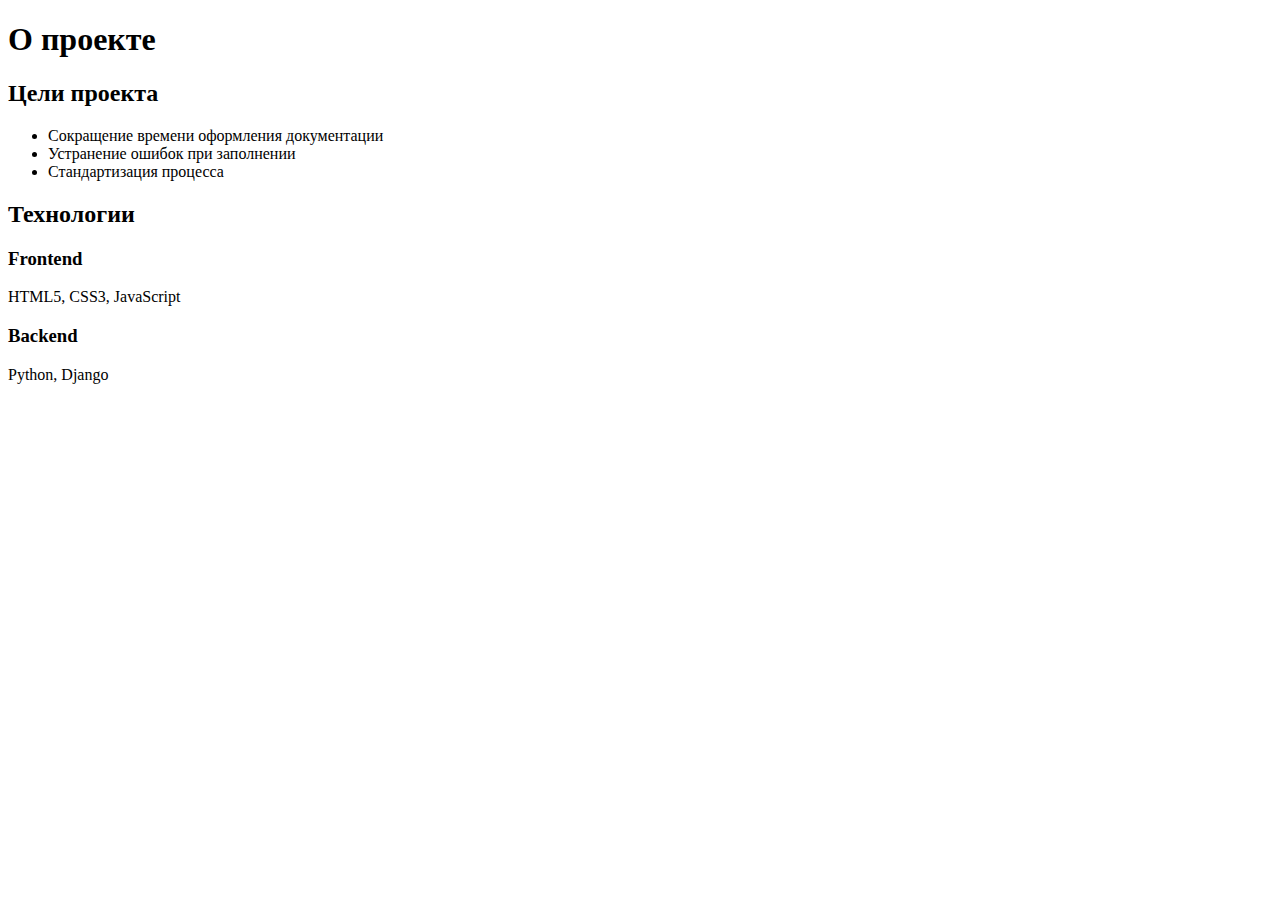
<file: site/about.html>
<!DOCTYPE html>
<html lang="ru">
<head>
    <!-- Такой же head как в index.html -->
</head>
<body>
    <header>
        <!-- Такая же навигация -->
    </header>
    
    <main>
        <h1>О проекте</h1>
        
        <section>
            <h2>Цели проекта</h2>
            <ul>
                <li>Сокращение времени оформления документации</li>
                <li>Устранение ошибок при заполнении</li>
                <li>Стандартизация процесса</li>
            </ul>
        </section>
        
        <section>
            <h2>Технологии</h2>
            <div class="tech-grid">
                <div class="tech-item">
                    <h3>Frontend</h3>
                    <p>HTML5, CSS3, JavaScript</p>
                </div>
                <div class="tech-item">
                    <h3>Backend</h3>
                    <p>Python, Django</p>
                </div>
            </div>
        </section>
    </main>

    <!-- Такой же футер -->
</body>
</html>
</file>
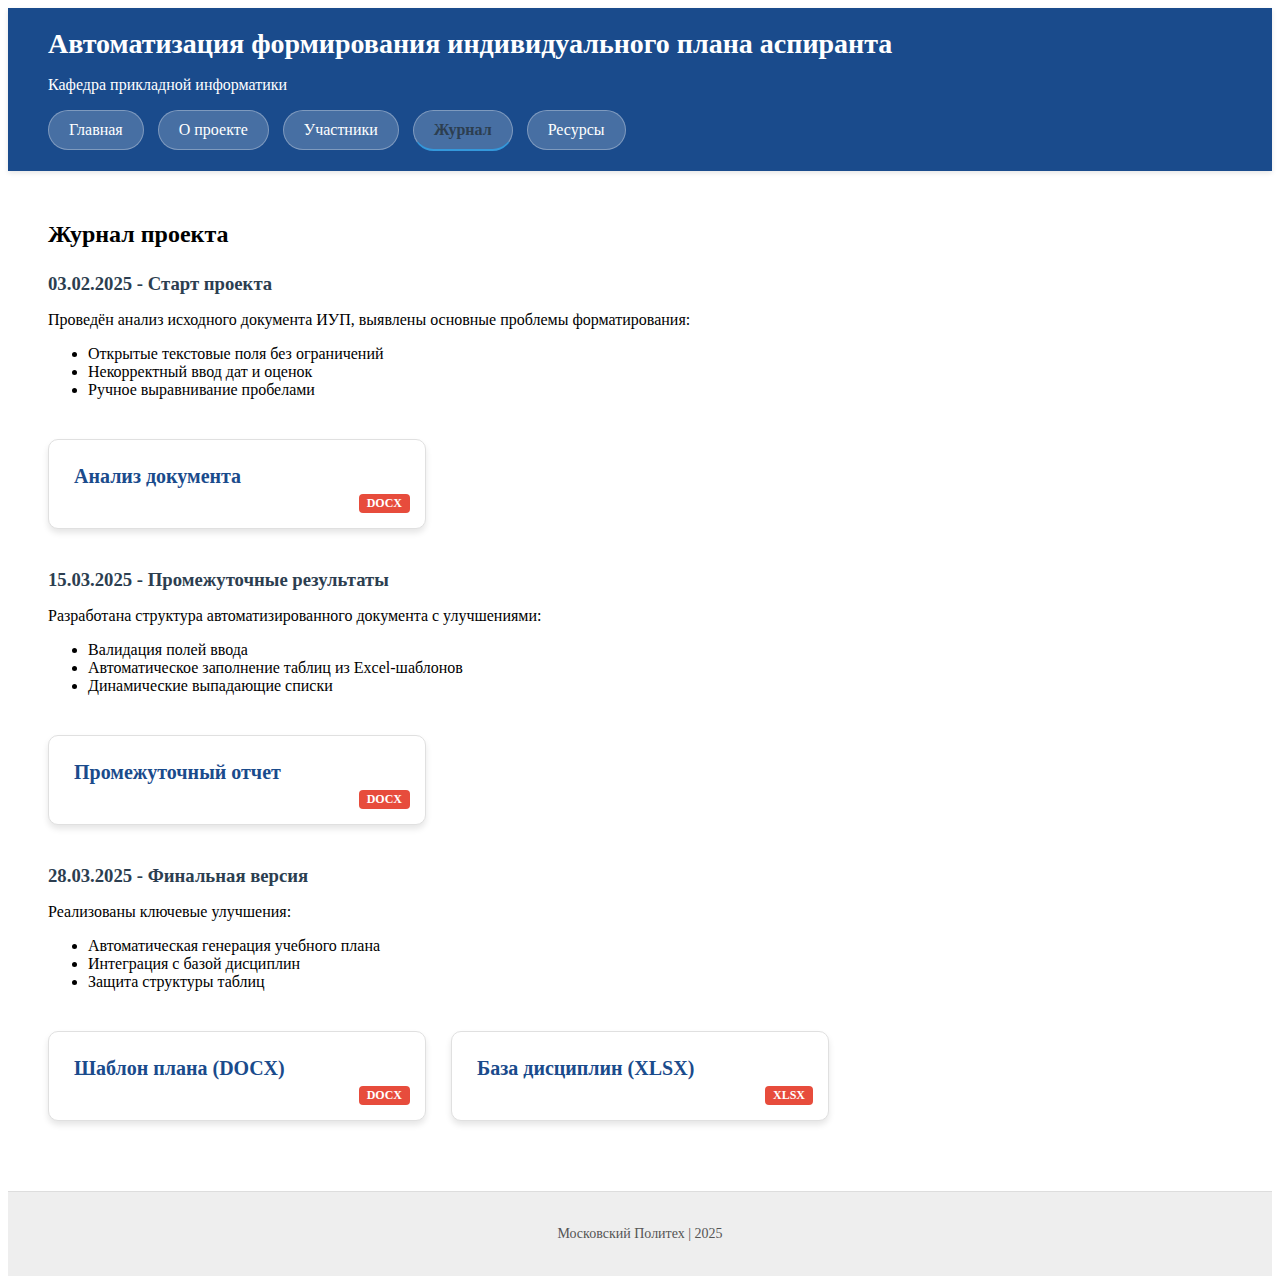
<file: site/journal.html>
<!DOCTYPE html>
<html lang="ru">
<head>
  <meta charset="UTF-8">
  <title>Журнал проекта</title>
  <link rel="stylesheet" href="css/style.css">
</head>
<body>
  <div class="container">
    <header class="desktop-header">
      <div class="logo">
        <h1>Автоматизация формирования индивидуального плана аспиранта</h1>
        <p>Кафедра прикладной информатики</p>
      </div>
      <nav class="desktop-nav">
        <a href="index.html">Главная</a>
        <a href="about.html">О проекте</a>
        <a href="team.html">Участники</a>
        <a href="journal.html" class="active">Журнал</a>
        <a href="docs.html">Ресурсы</a>
      </nav>
    </header>

    <main class="desktop-content">
      <section class="journal">
        <h2>Журнал проекта</h2>
        
        <!-- Отчет об анализе -->
        <div class="journal-entry">
          <h3>03.02.2025 - Старт проекта</h3>
          <p>Проведён анализ исходного документа ИУП, выявлены основные проблемы форматирования:</p>
          <ul>
            <li>Открытые текстовые поля без ограничений</li>
            <li>Некорректный ввод дат и оценок</li>
            <li>Ручное выравнивание пробелами</li>
          </ul>
          <div class="docs__grid">
            <a href="docs/1.docx" class="doc__card" target="_blank">
              <h3>Анализ документа</h3>
              <span class="file-badge pdf">DOCX</span>
            </a>
          </div>
        </div>

        <!-- Промежуточный отчет -->
        <div class="journal-entry">
          <h3>15.03.2025 - Промежуточные результаты</h3>
          <p>Разработана структура автоматизированного документа с улучшениями:</p>
          <ul>
            <li>Валидация полей ввода</li>
            <li>Автоматическое заполнение таблиц из Excel-шаблонов</li>
            <li>Динамические выпадающие списки</li>
          </ul>
          <div class="docs__grid">
            <a href="docs/промежуточный отчет (2).docx" class="doc__card" target="_blank">
              <h3>Промежуточный отчет</h3>
              <span class="file-badge pdf">DOCX</span>
            </a>
          </div>
        </div>

        <!-- Переделанный файл -->
        <div class="journal-entry">
          <h3>28.03.2025 - Финальная версия</h3>
          <p>Реализованы ключевые улучшения:</p>
          <ul>
            <li>Автоматическая генерация учебного плана</li>
            <li>Интеграция с базой дисциплин</li>
            <li>Защита структуры таблиц</li>
          </ul>
          <div class="docs__grid">
            <a href="docs/3 (2).docx" class="doc__card" target="_blank">
              <h3>Шаблон плана (DOCX)</h3>
              <span class="file-badge pdf">DOCX</span>
            </a>
            <a href="docs/3.xlsx" class="doc__card" target="_blank">
              <h3>База дисциплин (XLSX)</h3>
              <span class="file-badge pdf">XLSX</span>
            </a>
          </div>
        </div>
      </section>
    </main>

    <footer class="desktop-footer">
      <p>Московский Политех | 2025</p>
    </footer>
  </div>
</body>
</html>
</file>
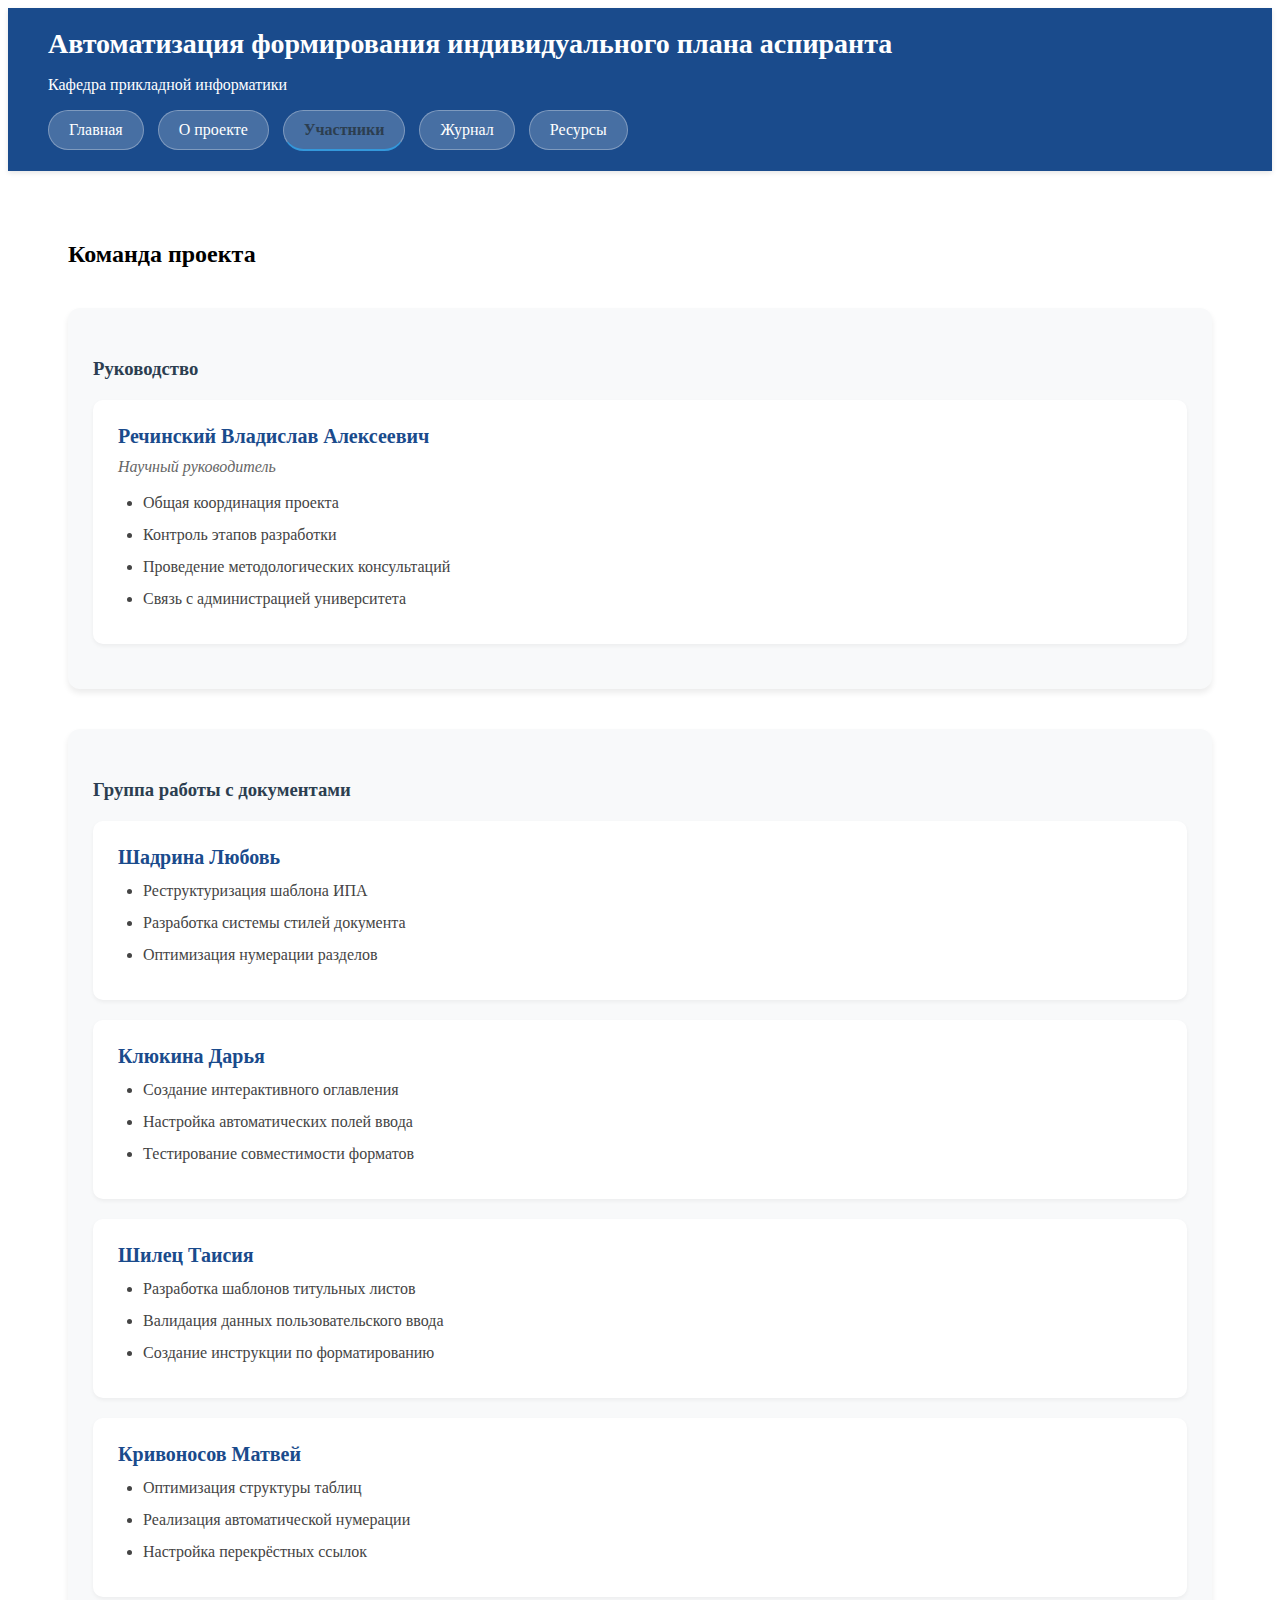
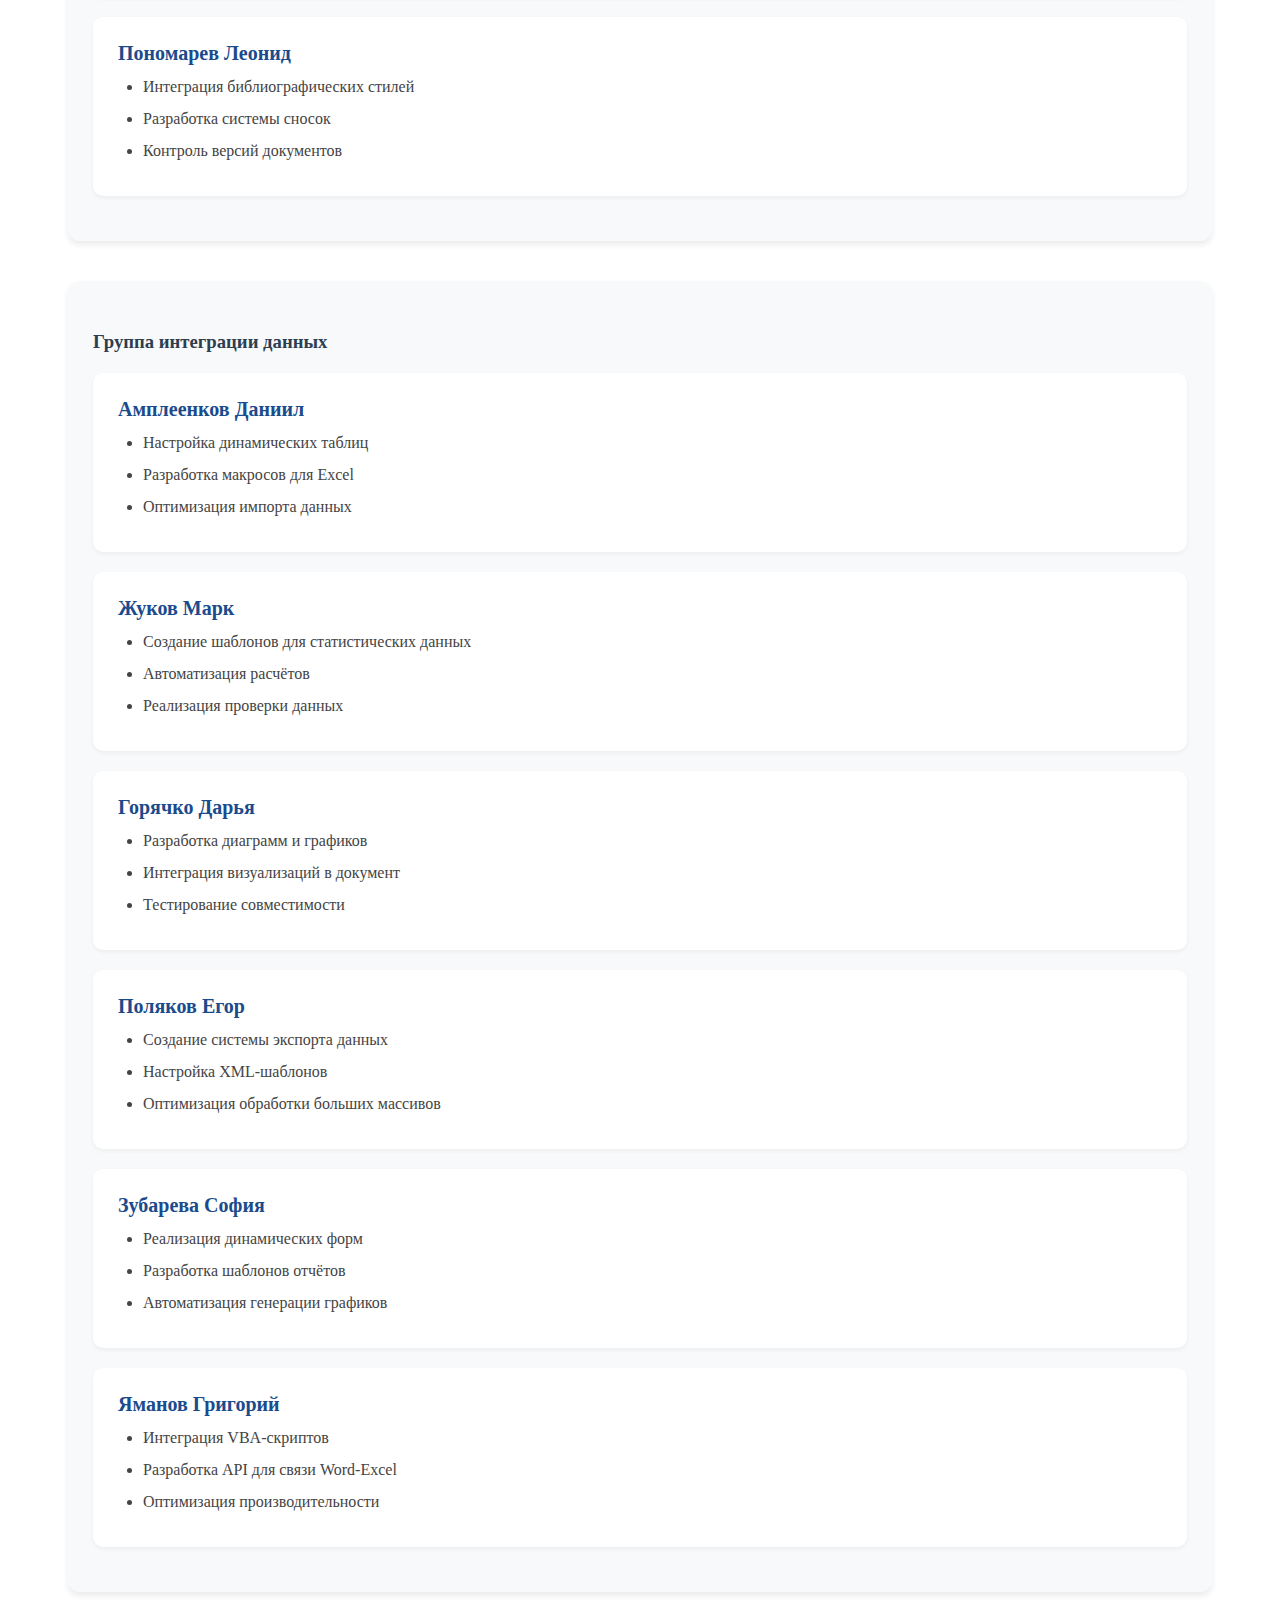
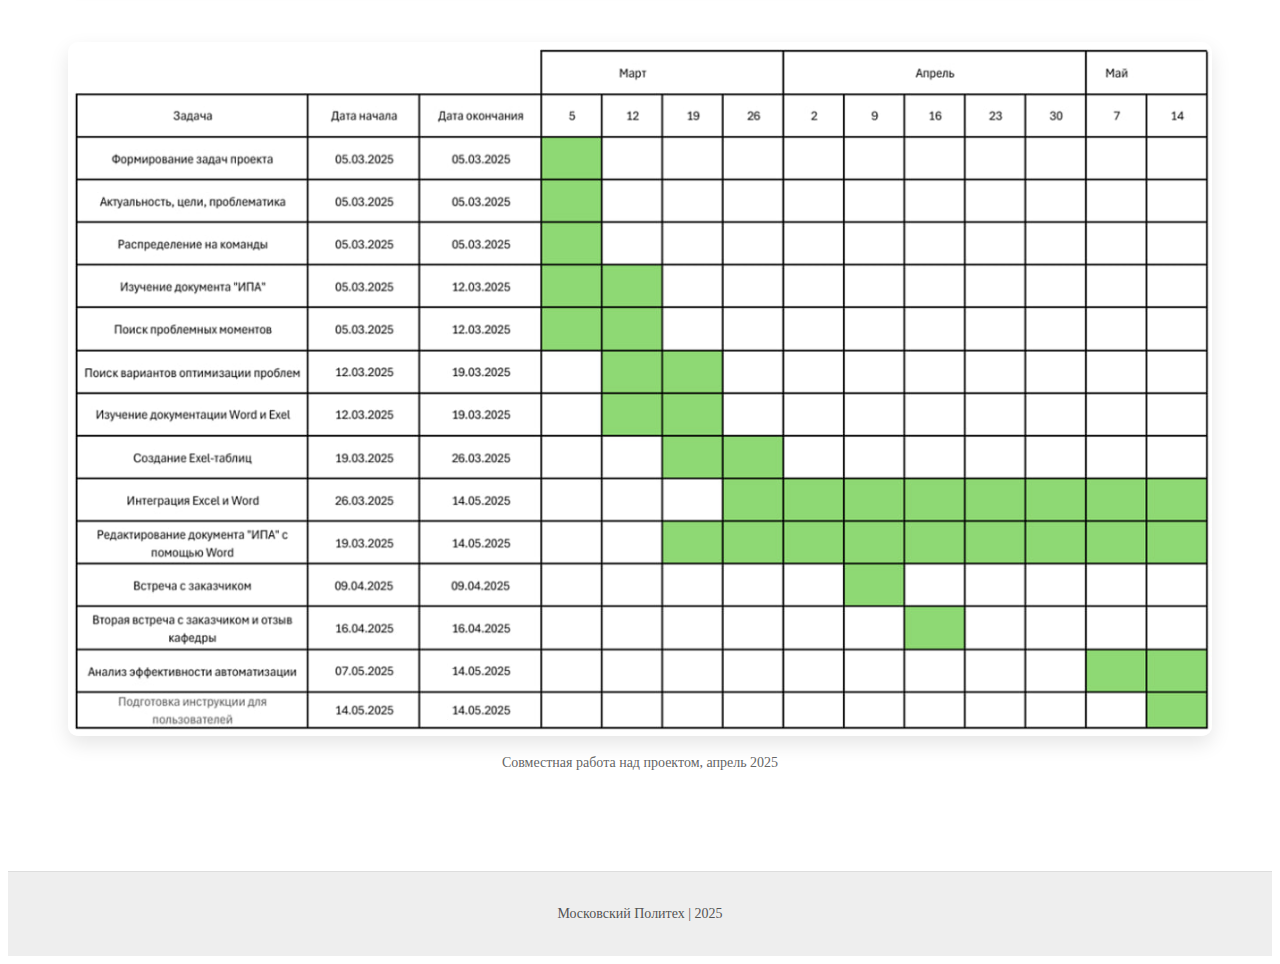
<file: site/team.html>
<!DOCTYPE html>
<html lang="ru">
<head>
  <meta charset="UTF-8">
  <title>Команда проекта</title>
  <link rel="stylesheet" href="css/style.css">
</head>
<body>
  <div class="container">
    <header class="desktop-header">
      <div class="logo">
        <h1>Автоматизация формирования индивидуального плана аспиранта</h1>
        <p>Кафедра прикладной информатики</p>
      </div>
      <nav class="desktop-nav">
        <a href="index.html">Главная</a>
        <a href="about.html">О проекте</a>
        <a href="team.html" class="active">Участники</a>
        <a href="journal.html">Журнал</a>
        <a href="resources.html">Ресурсы</a>
      </nav>
    </header>

    <main class="desktop-content">
      <section class="team-section">
        <h2>Команда проекта</h2>
        
        <!-- Руководство -->
        <div class="team-group">
          <h3>Руководство</h3>
          <div class="member-card">
            <h4>Речинский Владислав Алексеевич</h4>
            <p class="role">Научный руководитель</p>
            <ul>
              <li>Общая координация проекта</li>
              <li>Контроль этапов разработки</li>
              <li>Проведение методологических консультаций</li>
              <li>Связь с администрацией университета</li>
            </ul>
          </div>
        </div>

        <!-- Группа Word -->
        <div class="team-group">
          <h3>Группа работы с документами</h3>
          
          <div class="member-card">
            <h4>Шадрина Любовь</h4>
            <ul>
              <li>Реструктуризация шаблона ИПА</li>
              <li>Разработка системы стилей документа</li>
              <li>Оптимизация нумерации разделов</li>
            </ul>
          </div>

          <div class="member-card">
            <h4>Клюкина Дарья</h4>
            <ul>
              <li>Создание интерактивного оглавления</li>
              <li>Настройка автоматических полей ввода</li>
              <li>Тестирование совместимости форматов</li>
            </ul>
          </div>

          <div class="member-card">
            <h4>Шилец Таисия</h4>
            <ul>
              <li>Разработка шаблонов титульных листов</li>
              <li>Валидация данных пользовательского ввода</li>
              <li>Создание инструкции по форматированию</li>
            </ul>
          </div>

          <div class="member-card">
            <h4>Кривоносов Матвей</h4>
            <ul>
              <li>Оптимизация структуры таблиц</li>
              <li>Реализация автоматической нумерации</li>
              <li>Настройка перекрёстных ссылок</li>
            </ul>
          </div>

          <div class="member-card">
            <h4>Пономарев Леонид</h4>
            <ul>
              <li>Интеграция библиографических стилей</li>
              <li>Разработка системы сносок</li>
              <li>Контроль версий документов</li>
            </ul>
          </div>
        </div>

        <!-- Группа Word-Excel -->
        <div class="team-group">
          <h3>Группа интеграции данных</h3>
          
          <div class="member-card">
            <h4>Амплеенков Даниил</h4>
            <ul>
              <li>Настройка динамических таблиц</li>
              <li>Разработка макросов для Excel</li>
              <li>Оптимизация импорта данных</li>
            </ul>
          </div>

          <div class="member-card">
            <h4>Жуков Марк</h4>
            <ul>
              <li>Создание шаблонов для статистических данных</li>
              <li>Автоматизация расчётов</li>
              <li>Реализация проверки данных</li>
            </ul>
          </div>

          <div class="member-card">
            <h4>Горячко Дарья</h4>
            <ul>
              <li>Разработка диаграмм и графиков</li>
              <li>Интеграция визуализаций в документ</li>
              <li>Тестирование совместимости</li>
            </ul>
          </div>

          <div class="member-card">
            <h4>Поляков Егор</h4>
            <ul>
              <li>Создание системы экспорта данных</li>
              <li>Настройка XML-шаблонов</li>
              <li>Оптимизация обработки больших массивов</li>
            </ul>
          </div>

          <div class="member-card">
            <h4>Зубарева София</h4>
            <ul>
              <li>Реализация динамических форм</li>
              <li>Разработка шаблонов отчётов</li>
              <li>Автоматизация генерации графиков</li>
            </ul>
          </div>

          <div class="member-card">
            <h4>Яманов Григорий</h4>
            <ul>
              <li>Интеграция VBA-скриптов</li>
              <li>Разработка API для связи Word-Excel</li>
              <li>Оптимизация производительности</li>
            </ul>
          </div>
        </div>

        <div class="team-photo">
          <img src="docs/photo_2025-05-18_01-21-41.jpg" alt="Фото команды">
          <p>Совместная работа над проектом, апрель 2025</p>
        </div>
      </section>
    </main>

    <footer class="desktop-footer">
      <p>Московский Политех | 2025</p>
    </footer>
  </div>
</body>
</html>
</file>
<file: site/css/style.css>
<<<<<<< HEAD
body {
  font-family: Arial, sans-serif;
  margin: 0;
  padding: 0;
  background-color: #ffffff;
  color: #333;
}

/* Синяя шапка */
header {
  background-color: #1a4b8c; /* Синий цвет вместо красного */
  color: white;
  padding: 20px 40px;
  box-shadow: 0 2px 5px rgba(0,0,0,0.1);
}

/* Навигация с кнопками */
nav {
  margin-top: 15px;
}

nav a {
  color: white;
  text-decoration: none;
  padding: 10px 20px;
  margin-right: 10px;
  display: inline-block;
  transition: all 0.3s ease;
  border-radius: 30px; /* Закругленные углы */
  background-color: rgba(255,255,255,0.2); /* Полупрозрачный фон */
  border: 1px solid rgba(255,255,255,0.3);
}

nav a:hover {
  background-color: rgba(255,255,255,0.3);
  transform: translateY(-2px);
  box-shadow: 0 2px 8px rgba(0,0,0,0.15);
}

nav a:active {
  transform: translateY(0);
}

/* Серый подвал */
footer {
  background-color: #eeeeee; /* Серый цвет */
  padding: 20px;
  text-align: center;
  color: #555;
  font-size: 14px;
  border-top: 1px solid #ddd;
}

/* Остальные стили */
main {
  padding: 30px 40px;
  min-height: 400px;
}

.annotation {
  max-width: 800px;
  margin: 0 auto;
  padding: 20px 0;
}

.cover img {
  max-width: 100%;
  height: auto;
  display: block;
  margin: 20px auto;
  box-shadow: 0 3px 10px rgba(0,0,0,0.1);
}

.logo {
  margin-bottom: 15px;
}

.logo h1 {
  margin: 0;
  font-size: 28px;
}

.wrapper {
  display: flex;
  align-items: center;
  gap: 30px;
  margin: 20px 0;
}

.plain-link {
  color: #1a4b8c;
  text-decoration: none;
  transition: color 0.2s;
}

.plain-link:hover {
  text-decoration: underline;
  color: #0d3a6b;
}
/* Стили для блока аннотации */
.annotation {
  background-color: #f8f9fa;
  border-radius: 8px;
  padding: 20px;
  margin-bottom: 30px;
  box-shadow: 0 2px 4px rgba(0,0,0,0.1);
}

.annotation h2 {
  color: #2c3e50;
  margin-top: 0;
}

.annotation-content {
  line-height: 1.6;
}

.annotation-content strong {
  color: #3498db;
}

.annotation ul {
  padding-left: 20px;
}

.annotation li {
  margin-bottom: 8px;
}
.project-annotation {
  background-color: #f5f7fa;
  border-radius: 10px;
  padding: 25px;
  margin: 30px 0;
  box-shadow: 0 4px 6px rgba(0,0,0,0.1);
  border-left: 5px solid #3498db;
}

.project-annotation h2 {
  color: #2c3e50;
  margin-top: 0;
  margin-bottom: 20px;
  font-size: 28px;
}

.annotation-content {
  line-height: 1.7;
  font-size: 16px;
}

.annotation-content p {
  margin-bottom: 15px;
}

.annotation-content strong {
  color: #2980b9;
  font-weight: 600;
}

.annotation-content ul {
  padding-left: 25px;
  margin-bottom: 20px;
}

.annotation-content li {
  margin-bottom: 10px;
  position: relative;
  padding-left: 15px;
}

.annotation-content li:before {
  content: "•";
  color: #3498db;
  font-weight: bold;
  position: absolute;
  left: 0;
}
/* Стиль активной ссылки в навигации */
.desktop-nav a.active {
  font-weight: bold;
  color: #2c3e50;
  border-bottom: 2px solid #3498db;
}

/* Стили для блока с результатами */
.results-block {
  margin-top: 40px;
  padding-top: 20px;
  border-top: 1px solid #eee;
}

.results-grid {
  display: grid;
  grid-template-columns: repeat(auto-fit, minmax(250px, 1fr));
  gap: 20px;
  margin-top: 20px;
}

.result-item {
  background-color: #f8f9fa;
  padding: 20px;
  border-radius: 8px;
  box-shadow: 0 2px 4px rgba(0,0,0,0.05);
}

.result-item h4 {
  color: #3498db;
  margin-top: 0;
}

/* Стили для второго изображения */
.image-block .second-image {
  margin-top: 20px;
}

/* Общие стили для заголовков */
h3 {
  color: #2c3e50;
  margin-top: 25px;
  margin-bottom: 15px;
}
/* Стили аннотации в едином стиле с проектом */
.project-annotation {
  margin-bottom: 40px;
}

.project-annotation h2 {
  font-size: 24px;
  color: #333;
  margin-bottom: 20px;
  border-bottom: 2px solid #eee;
  padding-bottom: 10px;
}

.project-annotation h3 {
  font-size: 18px;
  color: #444;
  margin: 15px 0 10px 0;
}

.project-annotation .content-wrapper {
  display: flex;
  justify-content: space-between;
  align-items: center;
  gap: 30px;
}

.project-annotation .text-block {
  flex: 1;
}

.project-annotation .image-block {
  flex: 1;
  text-align: center;
}

.project-annotation .image-block img {
  max-width: 100%;
  height: auto;
  border-radius: 5px;
  box-shadow: 0 2px 5px rgba(0,0,0,0.1);
}
/* Стили для раздела документов */
.docs {
  max-width: 1200px;
  margin: 0 auto;
  padding: 20px;
}

.section__title {
  color: #1a4b8c;
  text-align: center;
  margin-bottom: 30px;
  font-size: 28px;
}

/* Сетка документов */
.docs__grid {
  display: grid;
  grid-template-columns: repeat(auto-fill, minmax(300px, 1fr));
  gap: 25px;
  margin: 40px 0;
}

/* Карточки документов */
.doc__card {
  background: #ffffff;
  border-radius: 10px;
  padding: 25px;
  box-shadow: 0 4px 6px rgba(0, 0, 0, 0.1);
  transition: all 0.3s ease;
  border: 1px solid #e0e0e0;
  display: block;
  color: #333;
  text-decoration: none;
}

.doc__card:hover {
  transform: translateY(-5px);
  box-shadow: 0 8px 15px rgba(0, 0, 0, 0.15);
  border-color: #1a4b8c;
}

.doc__card h3 {
  color: #1a4b8c;
  margin-top: 0;
  margin-bottom: 15px;
  font-size: 20px;
}

.doc__card p {
  color: #555;
  margin-bottom: 20px;
  line-height: 1.5;
}

/* Индикатор типа файла */
.file-type {
  display: inline-block;
  background-color: #1a4b8c;
  color: white;
  padding: 3px 10px;
  border-radius: 4px;
  font-size: 12px;
  font-weight: bold;
  text-transform: uppercase;
  position: absolute;
  top: 15px;
  right: 15px;
}

/* Адаптивность */
@media (max-width: 768px) {
  .docs__grid {
    grid-template-columns: 1fr;
  }
  
  .section__title {
    font-size: 24px;
  }
}

/* Стили для раздела документов */
.docs {
  max-width: 1200px;
  margin: 0 auto;
  padding: 20px;
}

.section__title {
  color: #1a4b8c;
  text-align: center;
  margin-bottom: 30px;
  font-size: 28px;
}

/* Сетка документов */
.docs__grid {
  display: grid;
  grid-template-columns: repeat(auto-fill, minmax(300px, 1fr));
  gap: 25px;
  margin: 40px 0;
}

/* Карточки документов */
.doc__card {
  position: relative;
  background: #ffffff;
  border-radius: 10px;
  padding: 25px;
  box-shadow: 0 4px 6px rgba(0, 0, 0, 0.1);
  transition: all 0.3s ease;
  border: 1px solid #e0e0e0;
  display: block;
  color: #333;
  text-decoration: none;
  overflow: hidden;
}

.doc__card:hover {
  transform: translateY(-5px);
  box-shadow: 0 8px 15px rgba(0, 0, 0, 0.15);
  border-color: #1a4b8c;
}

.doc__card h3 {
  color: #1a4b8c;
  margin-top: 0;
  margin-bottom: 15px;
  font-size: 20px;
  padding-right: 40px; /* Для иконки */
}

.doc__card p {
  color: #555;
  margin-bottom: 20px;
  line-height: 1.5;
}

/* Иконки типов файлов */
.file-type {
  position: absolute;
  top: 15px;
  right: 15px;
  width: 30px;
  height: 30px;
  background-size: contain;
  background-repeat: no-repeat;
  background-position: center;
}

.file-type.pdf {
  background-image: url('../icons/pdf-icon.svg');
}

.file-type.mp4 {
  background-image: url('../icons/video-icon.svg');
}

/* Бейдж типа файла */
.file-badge {
  display: inline-block;
  padding: 2px 8px;
  border-radius: 4px;
  font-size: 12px;
  font-weight: bold;
  text-transform: uppercase;
  position: absolute;
  bottom: 15px;
  right: 15px;
}

.file-badge.pdf {
  background-color: #e74c3c;
  color: white;
}

.file-badge.mp4 {
  background-color: #3498db;
  color: white;
}

/* Адаптивность */
@media (max-width: 768px) {
  .docs__grid {
    grid-template-columns: 1fr;
  }
  
  .section__title {
    font-size: 24px;
  }
}
/* Стили для страницы участников */
.team-section {
  max-width: 1200px;
  margin: 0 auto;
  padding: 20px;
}

.team-group {
  margin: 40px 0;
  padding: 25px;
  background: #f8f9fa;
  border-radius: 12px;
  box-shadow: 0 4px 6px rgba(0,0,0,0.08);
}

.member-card {
  background: white;
  padding: 25px;
  margin: 20px 0;
  border-radius: 10px;
  box-shadow: 0 2px 4px rgba(0,0,0,0.05);
  transition: transform 0.3s ease;
}

.member-card:hover {
  transform: translateY(-3px);
}

.member-card h4 {
  color: #1a4b8c;
  margin: 0 0 10px 0;
  font-size: 20px;
}

.role {
  color: #666;
  font-style: italic;
  margin: 0 0 15px 0;
}

.member-card ul {
  padding-left: 25px;
  margin: 0;
}

.member-card li {
  margin-bottom: 8px;
  line-height: 1.5;
  color: #444;
}

.team-photo {
  text-align: center;
  margin: 50px 0;
}

.team-photo img {
  max-width: 100%;
  height: auto;
  border-radius: 10px;
  box-shadow: 0 8px 20px rgba(0,0,0,0.1);
}

.team-photo p {
  color: #666;
  margin-top: 15px;
  font-size: 14px;
=======
/* Общие стили */
body {
    font-family: 'Roboto', sans-serif;
    line-height: 1.6;
    margin: 0;
    padding: 0;
    color: #333;
}

header {
    background: #2c3e50;
    color: white;
    padding: 1rem;
}

nav a {
    color: white;
    margin-right: 15px;
    text-decoration: none;
}

main {
    padding: 2rem;
    max-width: 1200px;
    margin: 0 auto;
}

footer {
    background: #34495e;
    color: white;
    text-align: center;
    padding: 1rem;
    position: fixed;
    bottom: 0;
    width: 100%;
}

/* Стили для изображений */
img {
    max-width: 100%;
    height: auto;
    display: block;
    margin: 1rem auto;
    border: 1px solid #ddd;
    border-radius: 4px;
    padding: 5px;
>>>>>>> 6da50d5393581002588d613c1f60d304ec90e91c
}
</file>
